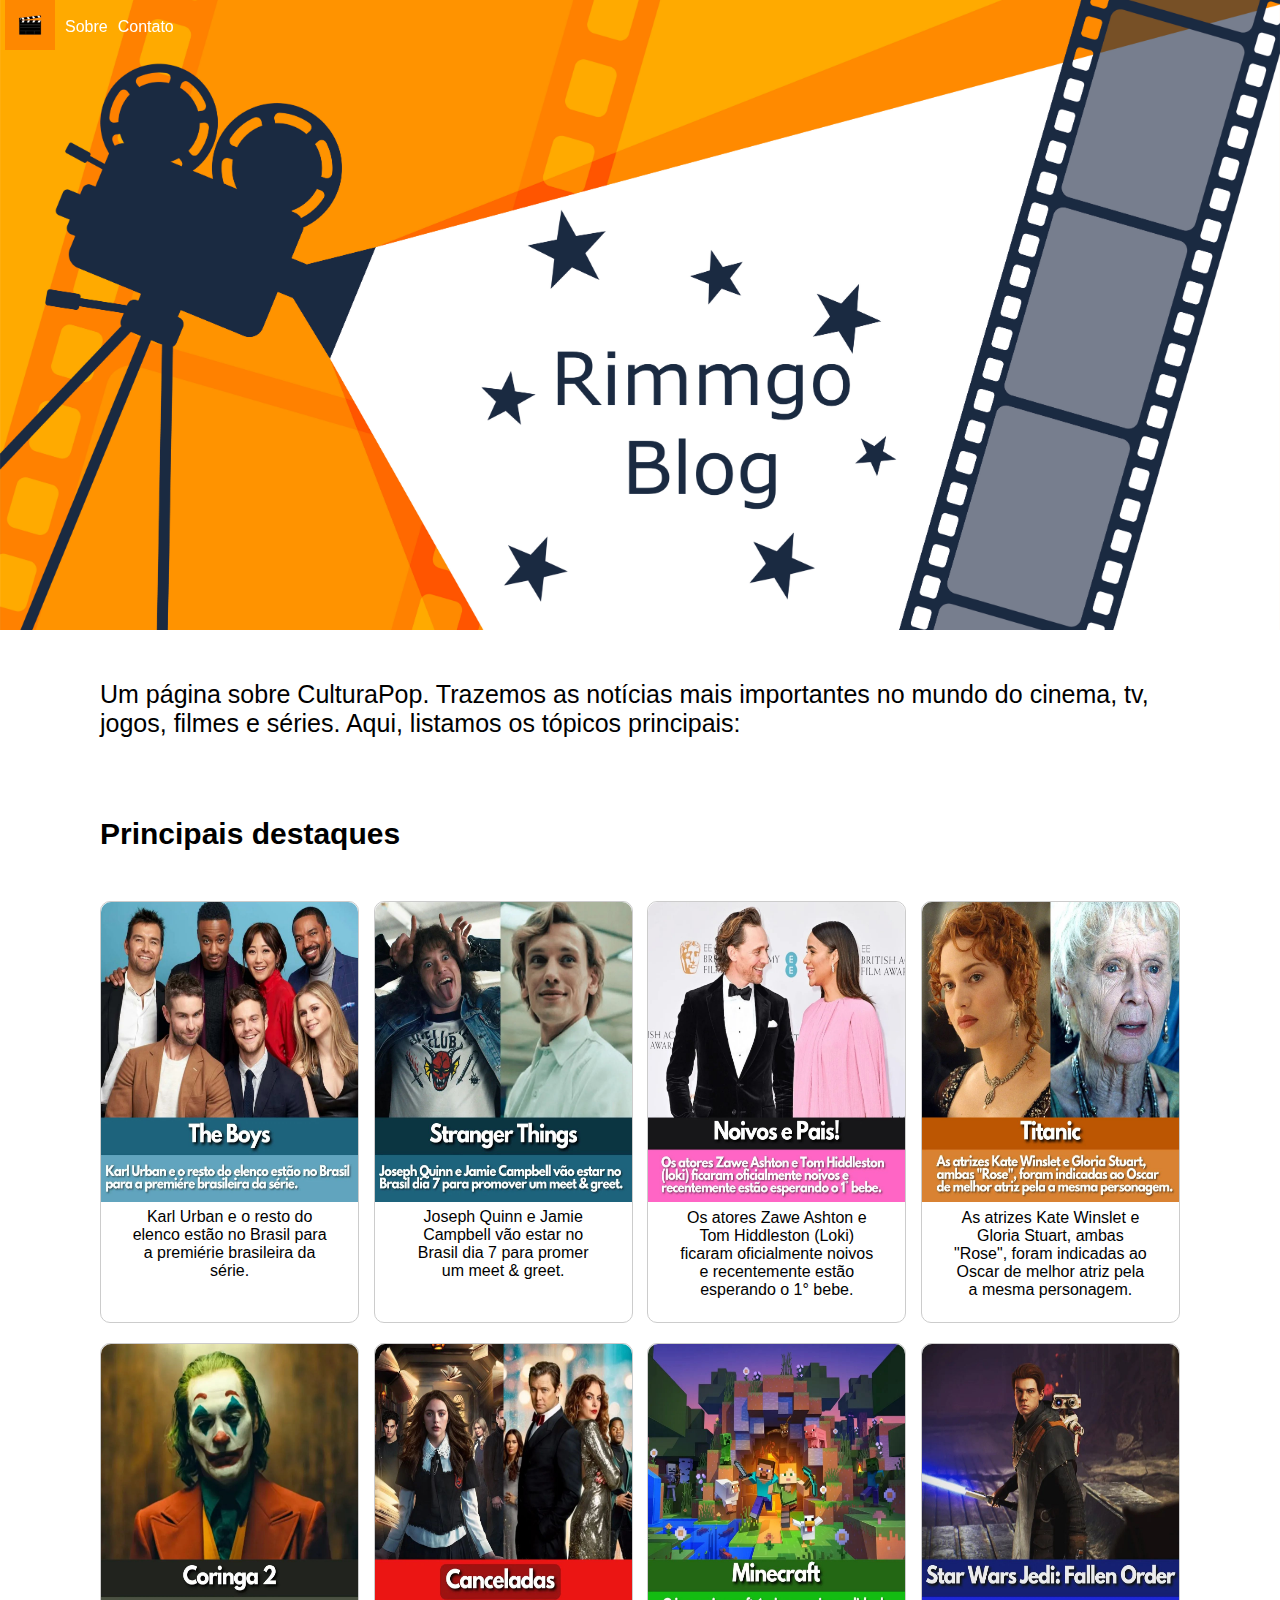
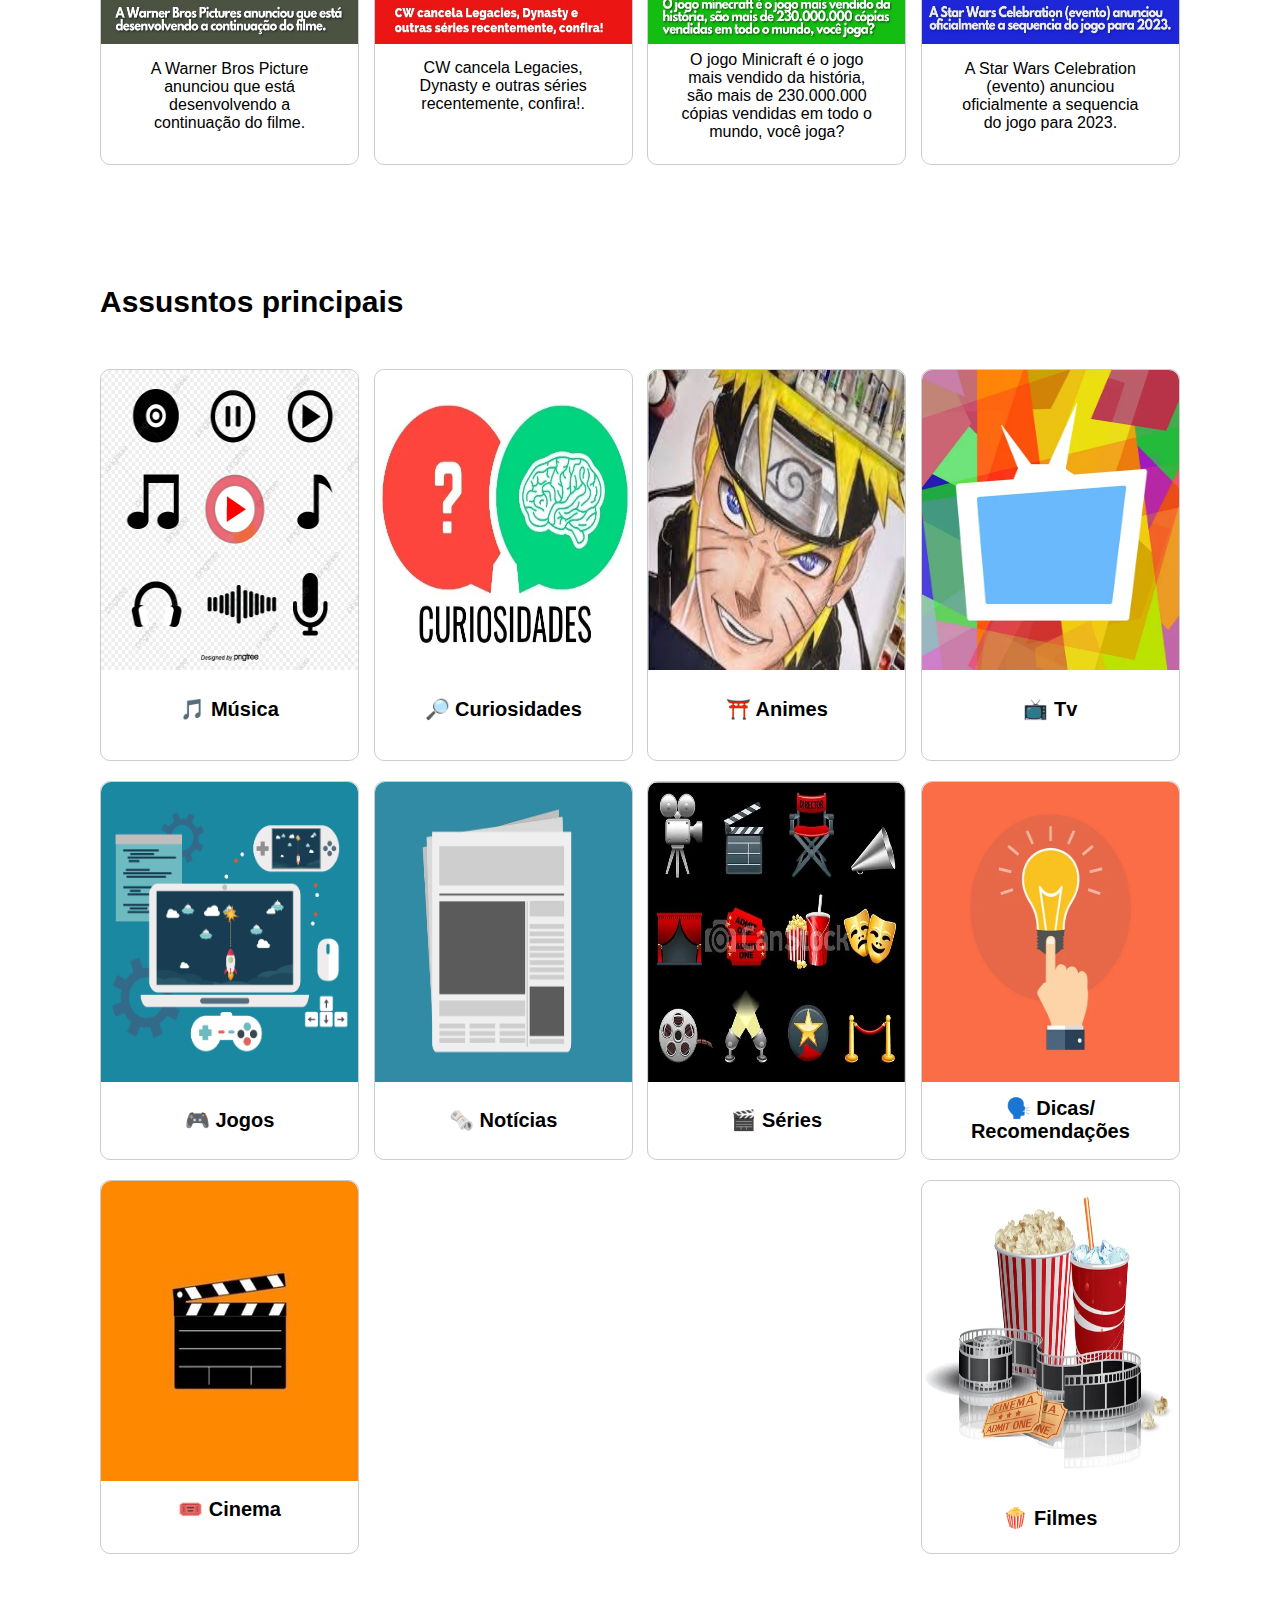
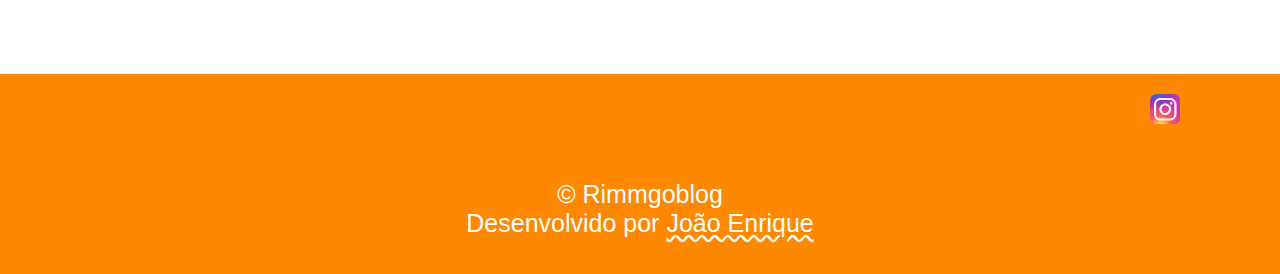
<file: index.html>
<!DOCTYPE html>
<html lang="en">
<head>
    <meta charset="UTF-8">
    <meta http-equiv="X-UA-Compatible" content="IE=edge">
    <meta name="viewport" content="width=device-width, initial-scale=1.0">
    <title>Rimmgo Blog</title>
    <link rel="shortcut icon" href="img/logo_transparente.png" type="image/x-icon">
    <link rel="stylesheet" href="css/style.css">
    <script src="https://code.jquery.com/jquery-3.3.1.slim.min.js" integrity="sha384-q8i/X+965DzO0rT7abK41JStQIAqVgRVzpbzo5smXKp4YfRvH+8abtTE1Pi6jizo" crossorigin="anonymous"></script>
</head>
<body>
    <header>
        <nav>
            <a class="link-item" href="index.html"><img class="img-logo-nav" src="img/logo.png" alt=""></a>
            <a class="link-item" href="sobre.html">Sobre</a>
            <a class="link-item" href="contato.html">Contato</a>
        </nav>
        <!-- <div class="container-header">
            <img src="img/logo.png" alt="" width="300px">
            <div class="text">
                <h1 style="font-size: 50px;">Rimmgo Blog</h1>
            <h1><a class="link-header" href="">@Andrei Luiz</a></h1>
            </div>
        </div> -->
    </header>

    <main>
        
        <p class="text-main">
            Um página sobre CulturaPop. Trazemos as notícias mais importantes no mundo do cinema, tv, jogos, filmes e séries. Aqui, listamos os tópicos principais:<br><br>
         <!--  
            🗣️ Dicas/Recomendações<br>
            🔎 Curiosidades<br>
            🗞️ Notícias<br>
            🎟️ Cinema<br>
            📺 Tv<br>
            🍿 Filmes<br>
            🎬 Séries<br>
            ⛩️ Animes<br>
            🎵 Música<br>
            🎮 Jogos<br>
            -->
        </p> 
        
        <h1>Principais destaques</h1>
        
        <div class="container">
            <div class="card">
                <div class="card-img">
                    <img class="img-card"  src="img/the_boys.png" alt="">
                </div>
                <div class="card-body">
                    <p>Karl Urban e o resto do elenco estão no Brasil para a premiérie brasileira da série.</p>
                </div>
            </div>
            <div class="card">
                <div class="card-img">
                    <img class="img-card" src="img/stranger_things.png" alt="">
                </div>
                <div class="card-body">
                    <p>Joseph Quinn e Jamie Campbell vão estar no Brasil dia 7 para promer um meet & greet.</p>
                </div>
            </div>
            <div class="card">
                <div class="card-img">
                    <img class="img-card" src="img/zawe_e_tom.png" alt="">
                </div>
                <div class="card-body">
                    <p class="text-noivos">Os atores Zawe Ashton e Tom Hiddleston (Loki) ficaram oficialmente noivos e recentemente estão esperando o 1° bebe.</p>
                </div>
            </div>
            <div class="card">
                <div class="card-img">
                    <img class="img-card" src="img/titanic.png" alt="">
                </div>
                <div class="card-body">
                    <p class="text-noivos">As atrizes Kate Winslet e Gloria Stuart, ambas "Rose", foram indicadas ao Oscar de melhor atriz pela a mesma personagem.</p>
                </div>
            </div>
            <div class="card">
                <div class="card-img">
                    <img class="img-card" src="img/coringa.png" alt="">
                </div>
                <div class="card-body">
                    <p class="text-longo">A Warner Bros Picture anunciou que está desenvolvendo a continuação do filme.</p>
                </div>
            </div>
            <div class="card">
                <div class="card-img">
                    <img class="img-card" src="img/cancelados.png" alt="">
                </div>
                <div class="card-body">
                    <p class="txt-cancelados">CW cancela Legacies, Dynasty e outras séries recentemente, confira!.</p>
                </div>
            </div>
            <div class="card">
                <div class="card-img">
                    <img class="img-card" src="img/minicraft.png" alt="">
                </div>
                <div class="card-body">
                    <p class="text-longo minicraft">O jogo Minicraft é o jogo mais vendido da história, são mais de 230.000.000 cópias vendidas em todo o mundo, você joga?</p>
                </div>
            </div>
            <div class="card">
                <div class="card-img">
                    <img class="img-card" src="img/star_wars.png" alt="">
                </div>
                <div class="card-body">
                    <p class="text-longo">A Star Wars Celebration (evento) anunciou oficialmente a sequencia do jogo para 2023.</p>
                </div>
            </div>
        </div>
        
                <h1>Assusntos principais</h1>
                <div class="container">
                    <div class="card">
                        <div class="card-img">
                            <img class="img-card"  src="img/musica.png" alt="">
                        </div>
                        <div class="card-body">
                            <br><h3>🎵 Música</h3><br>
                        </div>
                    </div>
                    <div class="card">
                        <div class="card-img">
                            <img class="img-card"  src="img/curiosidade.png" alt="">
                        </div>
                        <div class="card-body">
                            <h3>🔎 Curiosidades</h3>
                        </div>
                    </div>
                    <div class="card">
                        <div class="card-img">
                            <img class="img-card"  src="img/anime.png" alt="">
                        </div>
                        <div class="card-body">
                            <h3>⛩️ Animes</h3>
                        </div>
                    </div>
                    <div class="card">
                        <div class="card-img">
                            <img class="img-card"  src="img/tv.png" alt="">
                        </div>
                        <div class="card-body">
                            <h3>📺 Tv</h3>
                        </div>
                    </div>
                    <div class="card">
                        <div class="card-img">
                            <img class="img-card"  src="img/jogos.png" alt="">
                        </div>
                        <div class="card-body">
                            <h3>🎮 Jogos</h3>
                        </div>
                    </div>
                    <div class="card">
                        <div class="card-img">
                            <img class="img-card"  src="img/noticia.png" alt="">
                        </div>
                        <div class="card-body">
                            <h3>🗞️ Notícias</h3>
                        </div>
                    </div>
                    <div class="card">
                        <div class="card-img">
                            <img class="img-card"  src="img/series.png" alt="">
                        </div>
                        <div class="card-body">
                            <h3>🎬 Séries</h3>
                        </div>
                    </div>
                    <div class="card">
                        <div class="card-img">
                            <img class="img-card"  src="img/dicas.png" alt="">
                        </div>
                        <div class="card-body">
                            <h3>🗣️ Dicas/ Recomendações</h3>
                        </div>
                    </div>
                    <div class="card">
                        <div class="card-img">
                            <img class="img-card"  src="img/logo.png" alt="">
                        </div>
                        <div class="card-body">
                            <h3>🎟️ Cinema</h3><BR>
                        </div>
                    </div>
                    <div class="card">
                        <div class="card-img">
                            <img class="img-card"  src="img/filmes.png" alt="">
                        </div>
                        <div class="card-body">
                            <h3>🍿 Filmes</h3>
                        </div>
                    </div>
                </div>
    </main>

    <footer>
        <div class="div-logo-footer">
            <a target="_blank" href="https://www.instagram.com/rimmgoblog/">
                <svg class="logo-instagram" viewBox="0 0 128 128">
                    <defs><linearGradient id="b"><stop offset="0" stop-color="#3771c8"/><stop offset="1" stop-color="#60f" stop-opacity="0"/></linearGradient><linearGradient id="a"><stop offset="0" stop-color="#fd5"/><stop offset=".1" stop-color="#fd5"/><stop offset=".5" stop-color="#f55"/><stop offset="1" stop-color="#c837ab"/></linearGradient><radialGradient cx="158.429" cy="583.076" r="65" fx="158.429" fy="583.076" id="c" xlink:href="#a" gradientUnits="userSpaceOnUse" gradientTransform="matrix(0 -1.53846 1.53846 0 -852.112 836.813)"/><radialGradient cx="149.929" cy="453.076" r="65" fx="149.929" fy="453.076" id="d" xlink:href="#b" gradientUnits="userSpaceOnUse" gradientTransform="matrix(0 1 -1.38462 0 657.265 303.148)"/></defs><g transform="translate(.07 -453.076)"><rect width="130" height="130" ry="30" x="-.071" y="453.076" fill="url(#c)"/><rect width="130" height="130" ry="30" x="-.071" y="453.076" fill="url(#d)"/><path d="M44.93 470.076c-15.513 0-28 12.488-28 28v40c0 15.512 12.487 28 28 28h40c15.51 0 28-12.488 28-28v-40c0-15.512-12.49-28-28-28h-40zm-1 9h42c9.97 0 18 8.028 18 18v42c0 9.972-8.03 18-18 18h-42c-9.973 0-18-8.028-18-18v-42c0-9.972 8.027-18 18-18zm46.5 8c-3.04 0-5.5 2.463-5.5 5.5 0 3.038 2.46 5.5 5.5 5.5 3.036 0 5.5-2.462 5.5-5.5 0-3.037-2.464-5.5-5.5-5.5zm-25.5 6c-13.81 0-25 11.193-25 25 0 13.808 11.19 25 25 25 13.806 0 25-11.192 25-25 0-13.807-11.194-25-25-25zm0 9c8.835 0 16 7.164 16 16 0 8.837-7.165 16-16 16-8.838 0-16-7.163-16-16 0-8.836 7.162-16 16-16z" fill="#fff"/></g>
                </svg>
            </a>
        </div>
        <div class="div-text-footer">
            <p>&copy; Rimmgoblog</p>
            <p>Desenvolvido por <a href="https://github.com/JoaoEnrique" target="_blank" class="link-footer">João Enrique</a></p>
        </div>
    </footer>
    <script src="js/main.js"></script>
</body>
</html>
</file>
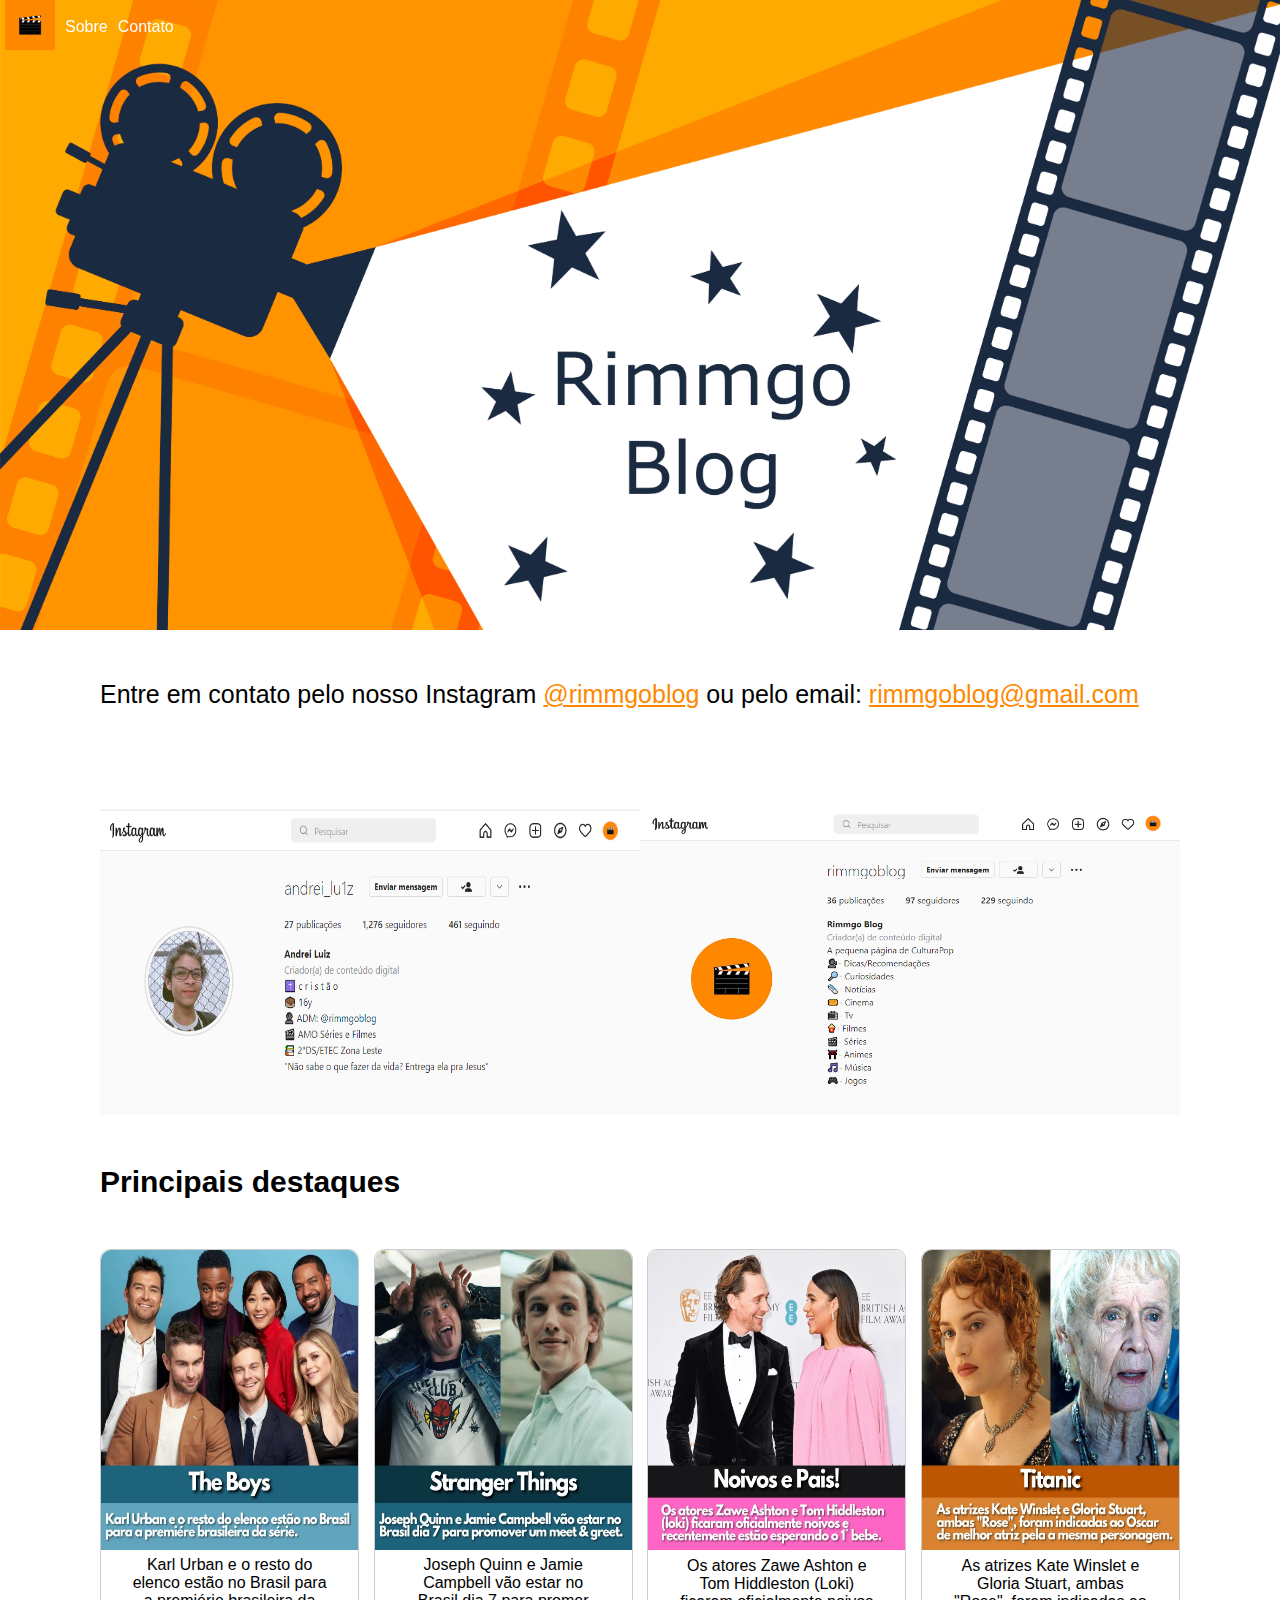
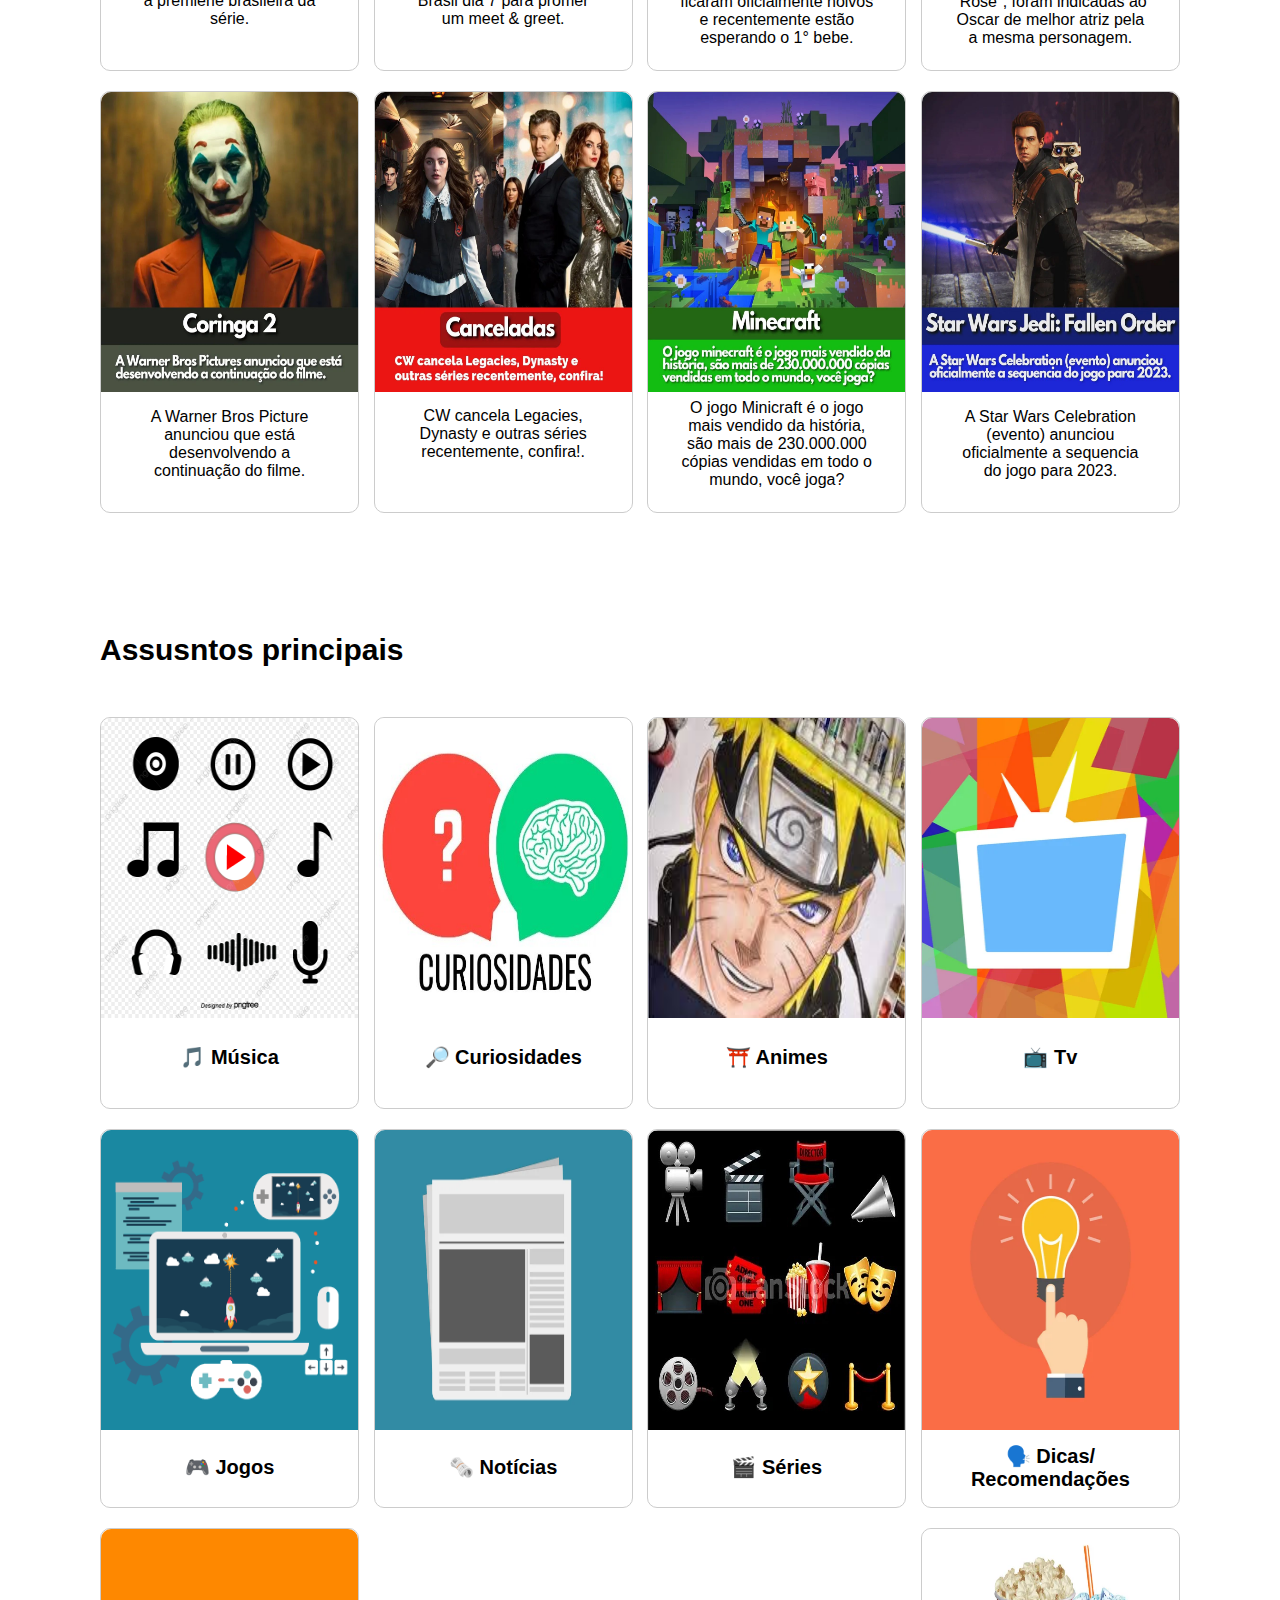
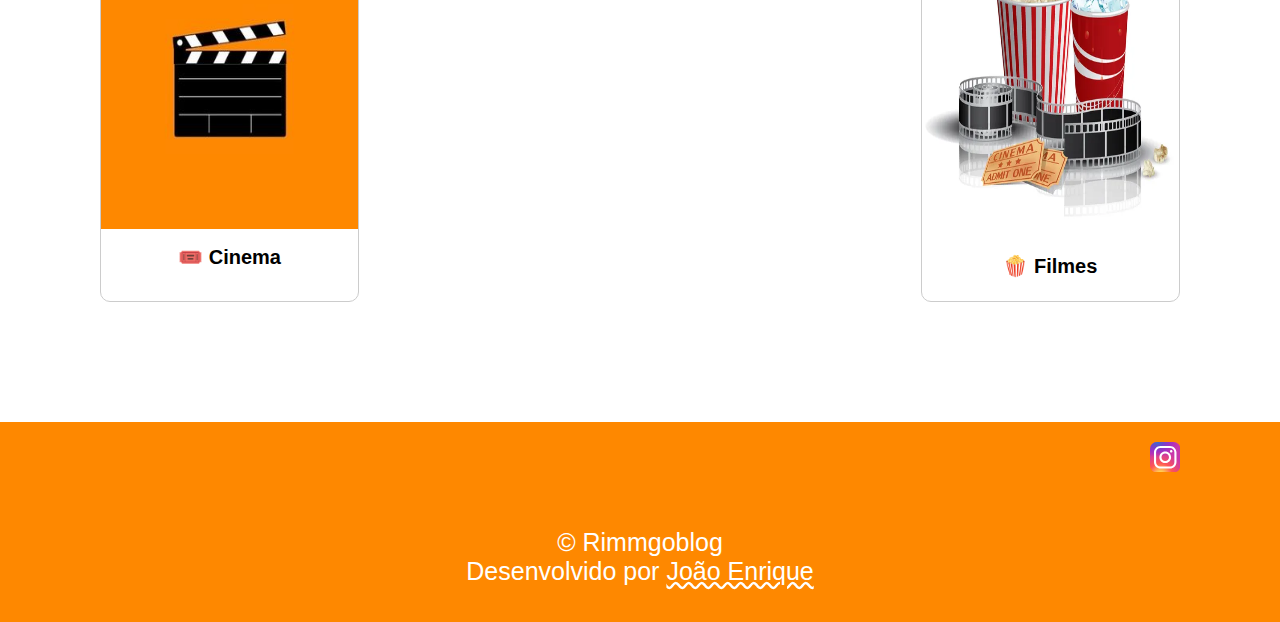
<file: contato.html>
<!DOCTYPE html>
<html lang="en">
<head>
    <meta charset="UTF-8">
    <meta http-equiv="X-UA-Compatible" content="IE=edge">
    <meta name="viewport" content="width=device-width, initial-scale=1.0">
    <title>Rimmgo Blog</title>
    <link rel="shortcut icon" href="img/logo_transparente.png" type="image/x-icon">
    <link rel="stylesheet" href="css/style.css">
    <script src="https://code.jquery.com/jquery-3.3.1.slim.min.js" integrity="sha384-q8i/X+965DzO0rT7abK41JStQIAqVgRVzpbzo5smXKp4YfRvH+8abtTE1Pi6jizo" crossorigin="anonymous"></script>
</head>
<body>
    <header>
        <nav>
            <a class="link-item" href="index.html"><img class="img-logo-nav" src="img/logo.png" alt=""></a>
            <a class="link-item" href="sobre.html">Sobre</a>
            <a class="link-item" href="contato.html">Contato</a>
        </nav>
        <!-- <div class="container-header">
            <img src="img/logo.png" alt="" width="300px">
            <div class="text">
                <h1 style="font-size: 50px;">Rimmgo Blog</h1>
            <h1><a class="link-header" href="">@Andrei Luiz</a></h1>
            </div>
        </div> -->
    </header>

    <main>
        
        <p class="text-main" style="margin: 50px 0 100px 0;">
            Entre em contato pelo nosso Instagram <a href="https://www.instagram.com/rimmgoblog/" class="link">@rimmgoblog</a> ou pelo email: <a href="" class="link">rimmgoblog@gmail.com</a>
         <!--  
            🗣️ Dicas/Recomendações<br>
            🔎 Curiosidades<br>
            🗞️ Notícias<br>
            🎟️ Cinema<br>
            📺 Tv<br>
            🍿 Filmes<br>
            🎬 Séries<br>
            ⛩️ Animes<br>
            🎵 Música<br>
            🎮 Jogos<br>
            -->
        </p> 

        <div class="conta-insta">
            <img src="img/instagram_andrei.png" alt="" class="img-insta">
            <img src="img/instagram_page.png" alt="" class="img-insta">
       </div>
        
        <h1>Principais destaques</h1>
        
        <div class="container">
            <div class="card">
                <div class="card-img">
                    <img class="img-card"  src="img/the_boys.png" alt="">
                </div>
                <div class="card-body">
                    <p>Karl Urban e o resto do elenco estão no Brasil para a premiérie brasileira da série.</p>
                </div>
            </div>
            <div class="card">
                <div class="card-img">
                    <img class="img-card" src="img/stranger_things.png" alt="">
                </div>
                <div class="card-body">
                    <p>Joseph Quinn e Jamie Campbell vão estar no Brasil dia 7 para promer um meet & greet.</p>
                </div>
            </div>
            <div class="card">
                <div class="card-img">
                    <img class="img-card" src="img/zawe_e_tom.png" alt="">
                </div>
                <div class="card-body">
                    <p class="text-noivos">Os atores Zawe Ashton e Tom Hiddleston (Loki) ficaram oficialmente noivos e recentemente estão esperando o 1° bebe.</p>
                </div>
            </div>
            <div class="card">
                <div class="card-img">
                    <img class="img-card" src="img/titanic.png" alt="">
                </div>
                <div class="card-body">
                    <p class="text-noivos">As atrizes Kate Winslet e Gloria Stuart, ambas "Rose", foram indicadas ao Oscar de melhor atriz pela a mesma personagem.</p>
                </div>
            </div>
            <div class="card">
                <div class="card-img">
                    <img class="img-card" src="img/coringa.png" alt="">
                </div>
                <div class="card-body">
                    <p class="text-longo">A Warner Bros Picture anunciou que está desenvolvendo a continuação do filme.</p>
                </div>
            </div>
            <div class="card">
                <div class="card-img">
                    <img class="img-card" src="img/cancelados.png" alt="">
                </div>
                <div class="card-body">
                    <p class="txt-cancelados">CW cancela Legacies, Dynasty e outras séries recentemente, confira!.</p>
                </div>
            </div>
            <div class="card">
                <div class="card-img">
                    <img class="img-card" src="img/minicraft.png" alt="">
                </div>
                <div class="card-body">
                    <p class="text-longo minicraft">O jogo Minicraft é o jogo mais vendido da história, são mais de 230.000.000 cópias vendidas em todo o mundo, você joga?</p>
                </div>
            </div>
            <div class="card">
                <div class="card-img">
                    <img class="img-card" src="img/star_wars.png" alt="">
                </div>
                <div class="card-body">
                    <p class="text-longo">A Star Wars Celebration (evento) anunciou oficialmente a sequencia do jogo para 2023.</p>
                </div>
            </div>
        </div>
        
                <h1>Assusntos principais</h1>
                <div class="container">
                    <div class="card">
                        <div class="card-img">
                            <img class="img-card"  src="img/musica.png" alt="">
                        </div>
                        <div class="card-body">
                            <br><h3>🎵 Música</h3><br>
                        </div>
                    </div>
                    <div class="card">
                        <div class="card-img">
                            <img class="img-card"  src="img/curiosidade.png" alt="">
                        </div>
                        <div class="card-body">
                            <h3>🔎 Curiosidades</h3>
                        </div>
                    </div>
                    <div class="card">
                        <div class="card-img">
                            <img class="img-card"  src="img/anime.png" alt="">
                        </div>
                        <div class="card-body">
                            <h3>⛩️ Animes</h3>
                        </div>
                    </div>
                    <div class="card">
                        <div class="card-img">
                            <img class="img-card"  src="img/tv.png" alt="">
                        </div>
                        <div class="card-body">
                            <h3>📺 Tv</h3>
                        </div>
                    </div>
                    <div class="card">
                        <div class="card-img">
                            <img class="img-card"  src="img/jogos.png" alt="">
                        </div>
                        <div class="card-body">
                            <h3>🎮 Jogos</h3>
                        </div>
                    </div>
                    <div class="card">
                        <div class="card-img">
                            <img class="img-card"  src="img/noticia.png" alt="">
                        </div>
                        <div class="card-body">
                            <h3>🗞️ Notícias</h3>
                        </div>
                    </div>
                    <div class="card">
                        <div class="card-img">
                            <img class="img-card"  src="img/series.png" alt="">
                        </div>
                        <div class="card-body">
                            <h3>🎬 Séries</h3>
                        </div>
                    </div>
                    <div class="card">
                        <div class="card-img">
                            <img class="img-card"  src="img/dicas.png" alt="">
                        </div>
                        <div class="card-body">
                            <h3>🗣️ Dicas/ Recomendações</h3>
                        </div>
                    </div>
                    <div class="card">
                        <div class="card-img">
                            <img class="img-card"  src="img/logo.png" alt="">
                        </div>
                        <div class="card-body">
                            <h3>🎟️ Cinema</h3><BR>
                        </div>
                    </div>
                    <div class="card">
                        <div class="card-img">
                            <img class="img-card"  src="img/filmes.png" alt="">
                        </div>
                        <div class="card-body">
                            <h3>🍿 Filmes</h3>
                        </div>
                    </div>
                </div>
    </main>

    <footer>
        <div class="div-logo-footer">
            <a target="_blank" href="https://www.instagram.com/rimmgoblog/">
                <svg class="logo-instagram" viewBox="0 0 128 128">
                    <defs><linearGradient id="b"><stop offset="0" stop-color="#3771c8"/><stop offset="1" stop-color="#60f" stop-opacity="0"/></linearGradient><linearGradient id="a"><stop offset="0" stop-color="#fd5"/><stop offset=".1" stop-color="#fd5"/><stop offset=".5" stop-color="#f55"/><stop offset="1" stop-color="#c837ab"/></linearGradient><radialGradient cx="158.429" cy="583.076" r="65" fx="158.429" fy="583.076" id="c" xlink:href="#a" gradientUnits="userSpaceOnUse" gradientTransform="matrix(0 -1.53846 1.53846 0 -852.112 836.813)"/><radialGradient cx="149.929" cy="453.076" r="65" fx="149.929" fy="453.076" id="d" xlink:href="#b" gradientUnits="userSpaceOnUse" gradientTransform="matrix(0 1 -1.38462 0 657.265 303.148)"/></defs><g transform="translate(.07 -453.076)"><rect width="130" height="130" ry="30" x="-.071" y="453.076" fill="url(#c)"/><rect width="130" height="130" ry="30" x="-.071" y="453.076" fill="url(#d)"/><path d="M44.93 470.076c-15.513 0-28 12.488-28 28v40c0 15.512 12.487 28 28 28h40c15.51 0 28-12.488 28-28v-40c0-15.512-12.49-28-28-28h-40zm-1 9h42c9.97 0 18 8.028 18 18v42c0 9.972-8.03 18-18 18h-42c-9.973 0-18-8.028-18-18v-42c0-9.972 8.027-18 18-18zm46.5 8c-3.04 0-5.5 2.463-5.5 5.5 0 3.038 2.46 5.5 5.5 5.5 3.036 0 5.5-2.462 5.5-5.5 0-3.037-2.464-5.5-5.5-5.5zm-25.5 6c-13.81 0-25 11.193-25 25 0 13.808 11.19 25 25 25 13.806 0 25-11.192 25-25 0-13.807-11.194-25-25-25zm0 9c8.835 0 16 7.164 16 16 0 8.837-7.165 16-16 16-8.838 0-16-7.163-16-16 0-8.836 7.162-16 16-16z" fill="#fff"/></g>
                </svg>
            </a>
        </div>
        <div class="div-text-footer">
            <p>&copy; Rimmgoblog</p>
            <p>Desenvolvido por <a href="https://github.com/JoaoEnrique" target="_blank" class="link-footer">João Enrique</a></p>
        </div>
    </footer>
    <script src="js/main.js"></script>
</body>
</html>
</file>
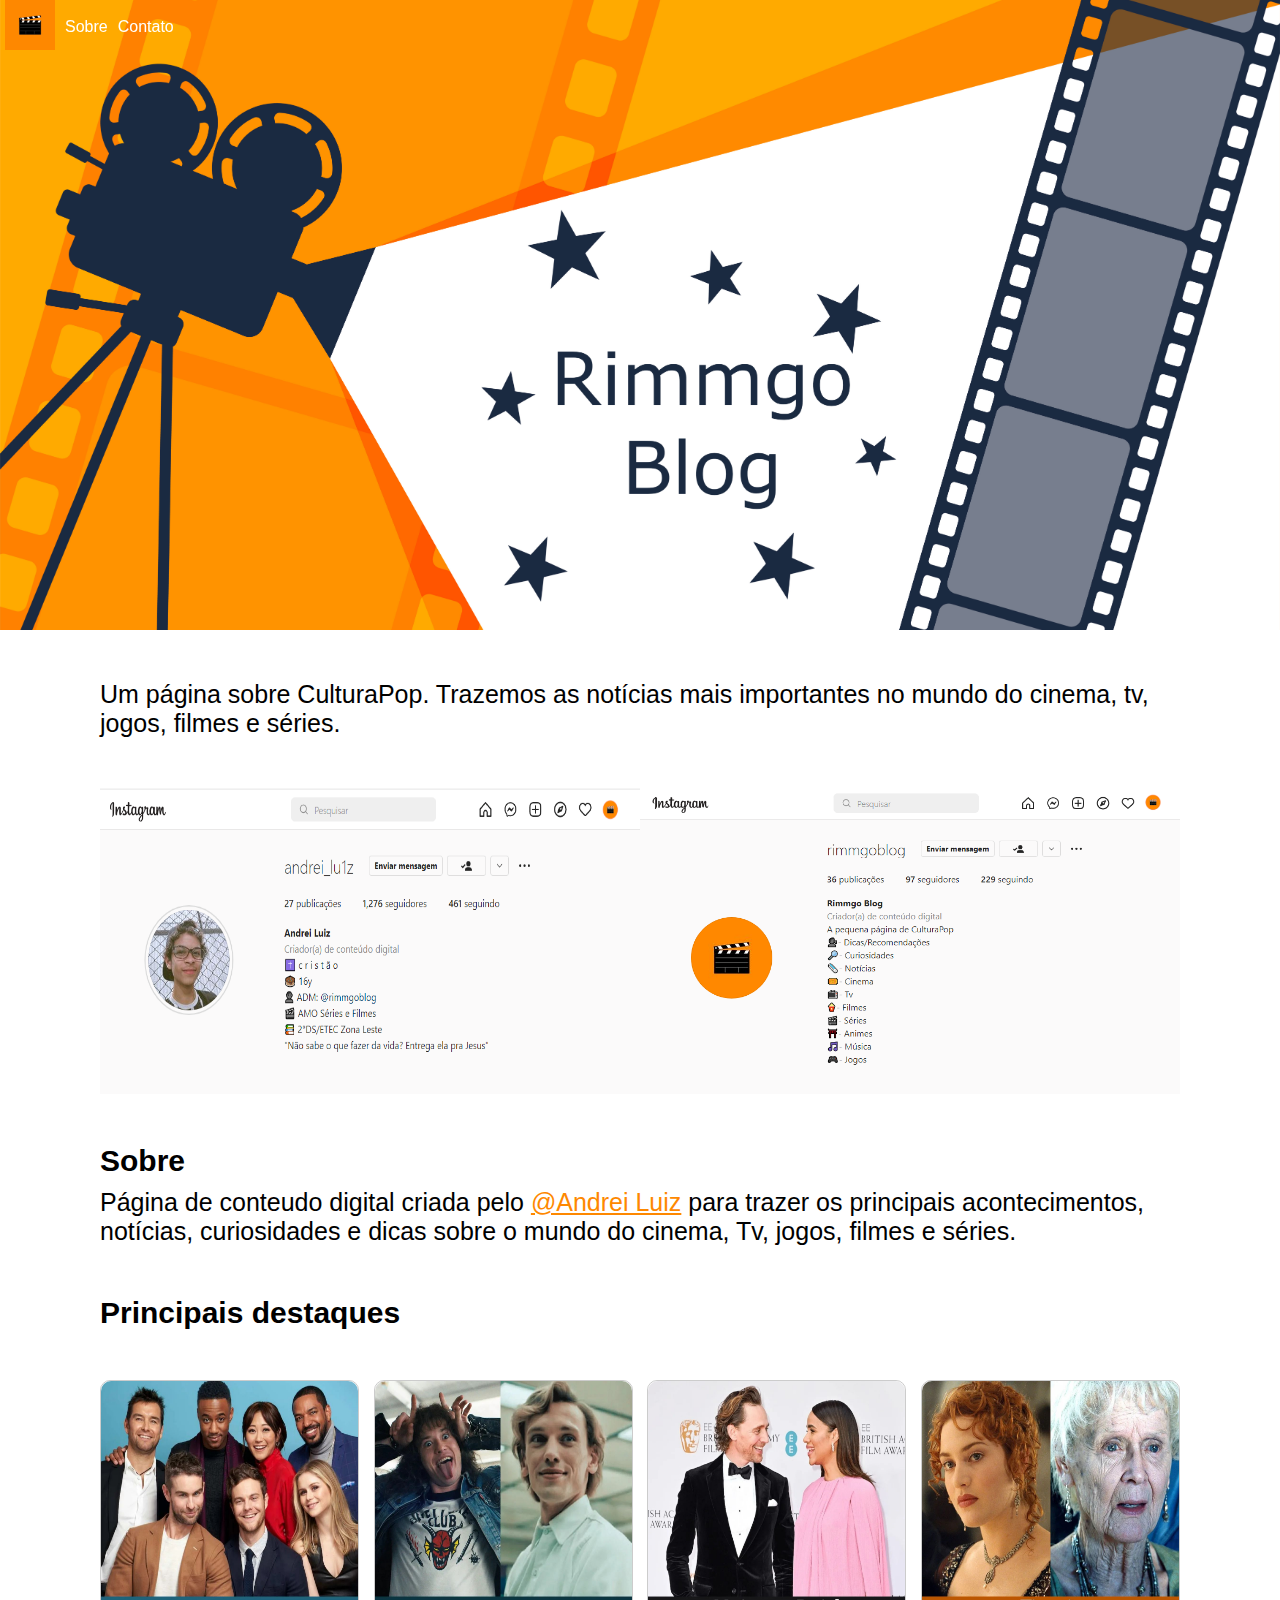
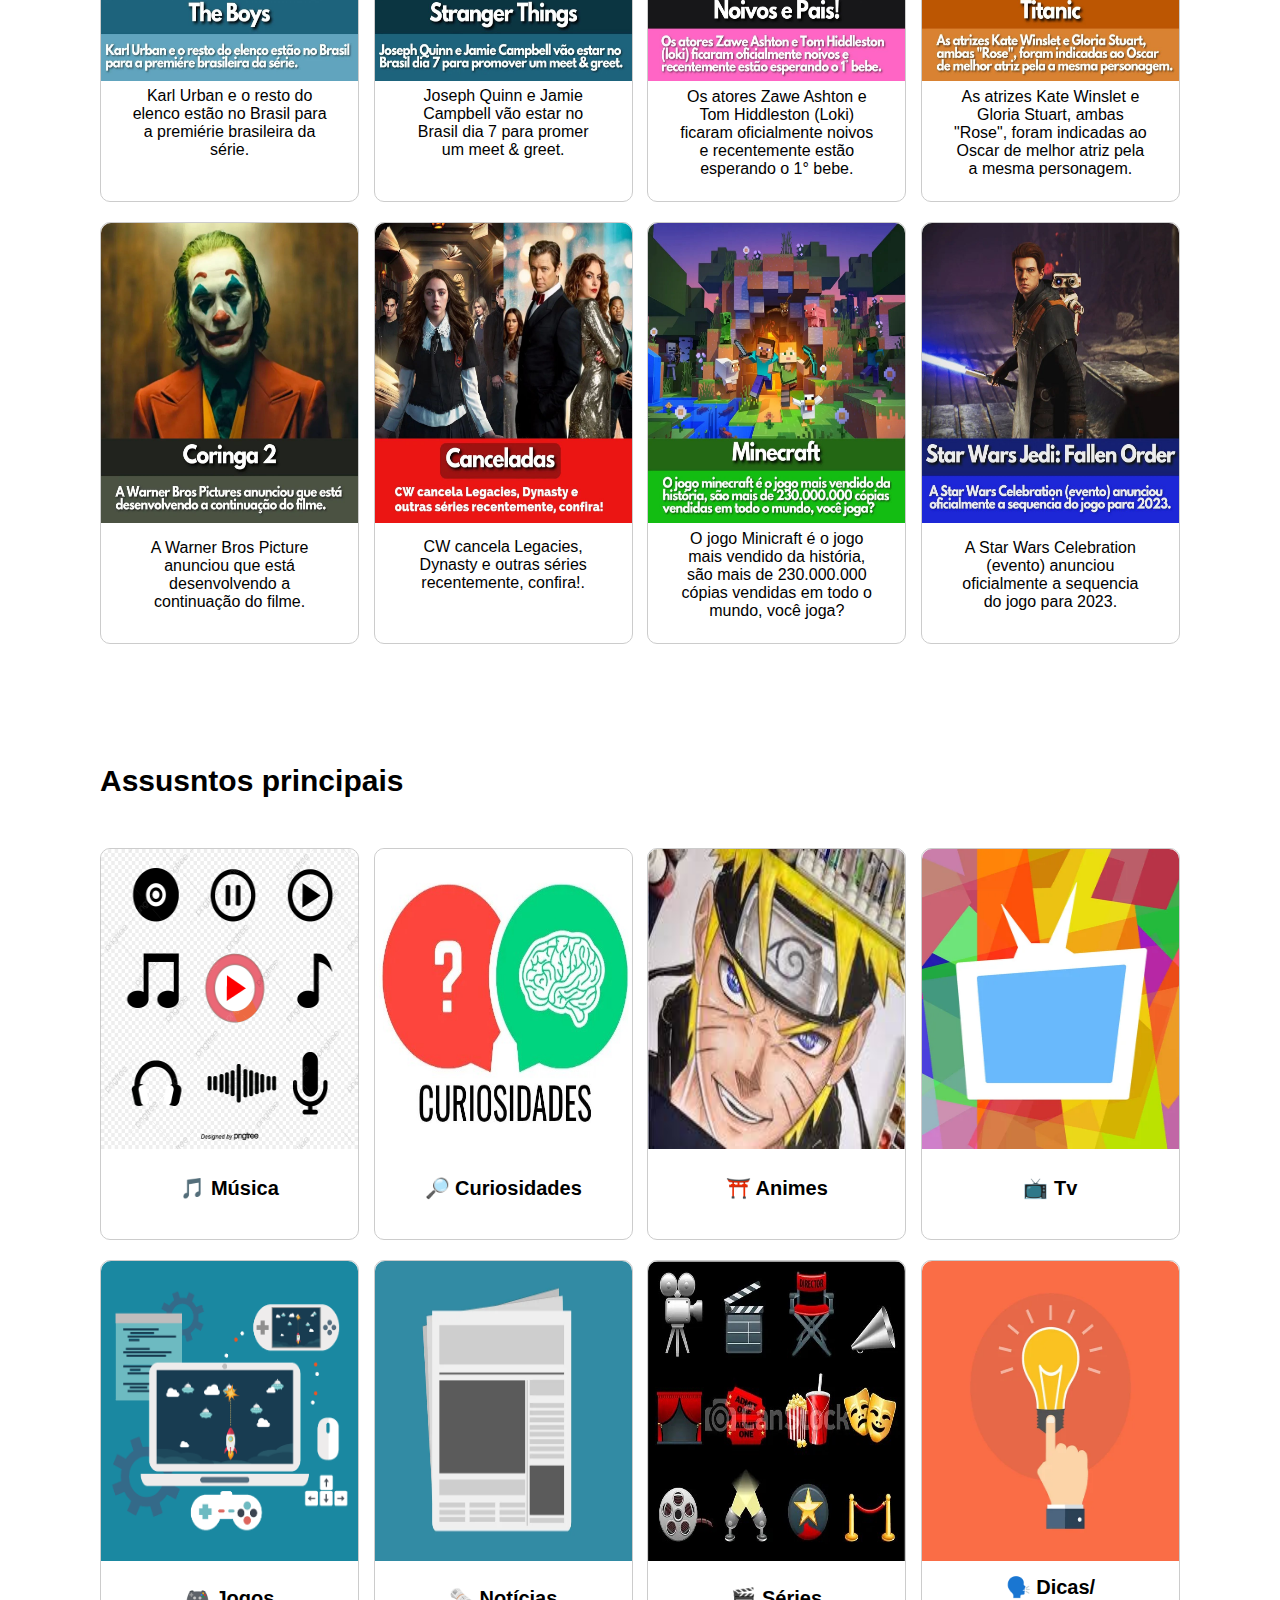
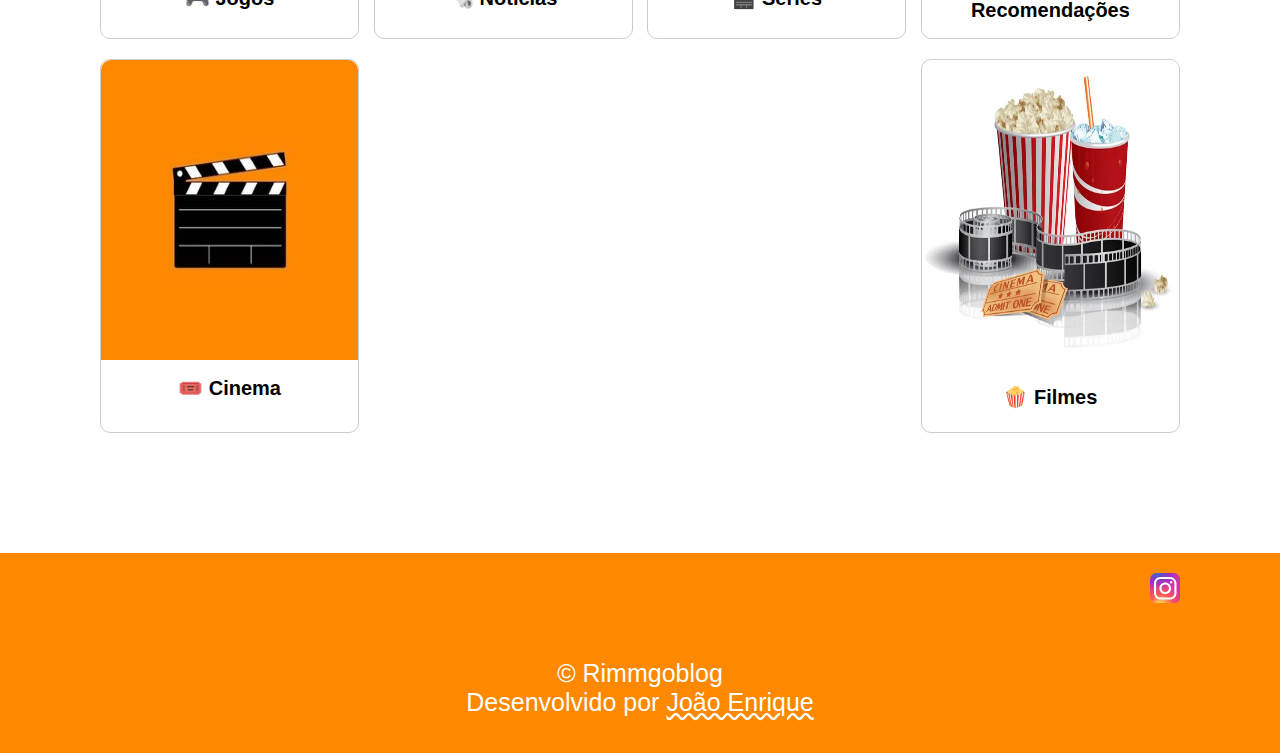
<file: sobre.html>
<!DOCTYPE html>
<html lang="en">
<head>
    <meta charset="UTF-8">
    <meta http-equiv="X-UA-Compatible" content="IE=edge">
    <meta name="viewport" content="width=device-width, initial-scale=1.0">
    <title>Rimmgo Blog</title>
    <link rel="shortcut icon" href="img/logo_transparente.png" type="image/x-icon">
    <link rel="stylesheet" href="css/style.css">
    <script src="https://code.jquery.com/jquery-3.3.1.slim.min.js" integrity="sha384-q8i/X+965DzO0rT7abK41JStQIAqVgRVzpbzo5smXKp4YfRvH+8abtTE1Pi6jizo" crossorigin="anonymous"></script>
</head>
<body>
    <header>
        <nav>
            <a class="link-item" href="index.html"><img class="img-logo-nav" src="img/logo.png" alt=""></a>
            <a class="link-item" href="sobre.html">Sobre</a>
            <a class="link-item" href="contato.html">Contato</a>
        </nav>
        <!-- <div class="container-header">
            <img src="img/logo.png" alt="" width="300px">
            <div class="text">
                <h1 style="font-size: 50px;">Rimmgo Blog</h1>
            <h1><a class="link-header" href="">@Andrei Luiz</a></h1>
            </div>
        </div> -->
    </header>

    <main>
        
        <p class="text-main">
            Um página sobre CulturaPop. Trazemos as notícias mais importantes no mundo do cinema, tv, jogos, filmes e séries.<br>
         <!--  
            🗣️ Dicas/Recomendações<br>
            🔎 Curiosidades<br>
            🗞️ Notícias<br>
            🎟️ Cinema<br>
            📺 Tv<br>
            🍿 Filmes<br>
            🎬 Séries<br>
            ⛩️ Animes<br>
            🎵 Música<br>
            🎮 Jogos<br>
            -->
        </p> 

       <div class="conta-insta">
            <img src="img/instagram_andrei.png" alt="" class="img-insta">
        <img src="img/instagram_page.png" alt="" class="img-insta">
       </div>

        <h1 class="titulo-sobre">Sobre</h1>

        <p class="text-main">
            Página de conteudo digital criada pelo <a target="_blank" href="https://www.instagram.com/andrei_lu1z/" class="link">@Andrei Luiz</a> para trazer os principais acontecimentos, notícias, curiosidades e dicas sobre o mundo do cinema, Tv, jogos, filmes e séries. 
        </p>
        
        <h1>Principais destaques</h1>
        
        <div class="container">
            <div class="card">
                <div class="card-img">
                    <img class="img-card"  src="img/the_boys.png" alt="">
                </div>
                <div class="card-body">
                    <p>Karl Urban e o resto do elenco estão no Brasil para a premiérie brasileira da série.</p>
                </div>
            </div>
            <div class="card">
                <div class="card-img">
                    <img class="img-card" src="img/stranger_things.png" alt="">
                </div>
                <div class="card-body">
                    <p>Joseph Quinn e Jamie Campbell vão estar no Brasil dia 7 para promer um meet & greet.</p>
                </div>
            </div>
            <div class="card">
                <div class="card-img">
                    <img class="img-card" src="img/zawe_e_tom.png" alt="">
                </div>
                <div class="card-body">
                    <p class="text-noivos">Os atores Zawe Ashton e Tom Hiddleston (Loki) ficaram oficialmente noivos e recentemente estão esperando o 1° bebe.</p>
                </div>
            </div>
            <div class="card">
                <div class="card-img">
                    <img class="img-card" src="img/titanic.png" alt="">
                </div>
                <div class="card-body">
                    <p class="text-noivos">As atrizes Kate Winslet e Gloria Stuart, ambas "Rose", foram indicadas ao Oscar de melhor atriz pela a mesma personagem.</p>
                </div>
            </div>
            <div class="card">
                <div class="card-img">
                    <img class="img-card" src="img/coringa.png" alt="">
                </div>
                <div class="card-body">
                    <p class="text-longo">A Warner Bros Picture anunciou que está desenvolvendo a continuação do filme.</p>
                </div>
            </div>
            <div class="card">
                <div class="card-img">
                    <img class="img-card" src="img/cancelados.png" alt="">
                </div>
                <div class="card-body">
                    <p class="txt-cancelados">CW cancela Legacies, Dynasty e outras séries recentemente, confira!.</p>
                </div>
            </div>
            <div class="card">
                <div class="card-img">
                    <img class="img-card" src="img/minicraft.png" alt="">
                </div>
                <div class="card-body">
                    <p class="text-longo minicraft">O jogo Minicraft é o jogo mais vendido da história, são mais de 230.000.000 cópias vendidas em todo o mundo, você joga?</p>
                </div>
            </div>
            <div class="card">
                <div class="card-img">
                    <img class="img-card" src="img/star_wars.png" alt="">
                </div>
                <div class="card-body">
                    <p class="text-longo">A Star Wars Celebration (evento) anunciou oficialmente a sequencia do jogo para 2023.</p>
                </div>
            </div>
        </div>
        
                <h1>Assusntos principais</h1>
                <div class="container">
                    <div class="card">
                        <div class="card-img">
                            <img class="img-card"  src="img/musica.png" alt="">
                        </div>
                        <div class="card-body">
                            <br><h3>🎵 Música</h3><br>
                        </div>
                    </div>
                    <div class="card">
                        <div class="card-img">
                            <img class="img-card"  src="img/curiosidade.png" alt="">
                        </div>
                        <div class="card-body">
                            <h3>🔎 Curiosidades</h3>
                        </div>
                    </div>
                    <div class="card">
                        <div class="card-img">
                            <img class="img-card"  src="img/anime.png" alt="">
                        </div>
                        <div class="card-body">
                            <h3>⛩️ Animes</h3>
                        </div>
                    </div>
                    <div class="card">
                        <div class="card-img">
                            <img class="img-card"  src="img/tv.png" alt="">
                        </div>
                        <div class="card-body">
                            <h3>📺 Tv</h3>
                        </div>
                    </div>
                    <div class="card">
                        <div class="card-img">
                            <img class="img-card"  src="img/jogos.png" alt="">
                        </div>
                        <div class="card-body">
                            <h3>🎮 Jogos</h3>
                        </div>
                    </div>
                    <div class="card">
                        <div class="card-img">
                            <img class="img-card"  src="img/noticia.png" alt="">
                        </div>
                        <div class="card-body">
                            <h3>🗞️ Notícias</h3>
                        </div>
                    </div>
                    <div class="card">
                        <div class="card-img">
                            <img class="img-card"  src="img/series.png" alt="">
                        </div>
                        <div class="card-body">
                            <h3>🎬 Séries</h3>
                        </div>
                    </div>
                    <div class="card">
                        <div class="card-img">
                            <img class="img-card"  src="img/dicas.png" alt="">
                        </div>
                        <div class="card-body">
                            <h3>🗣️ Dicas/ Recomendações</h3>
                        </div>
                    </div>
                    <div class="card">
                        <div class="card-img">
                            <img class="img-card"  src="img/logo.png" alt="">
                        </div>
                        <div class="card-body">
                            <h3>🎟️ Cinema</h3><BR>
                        </div>
                    </div>
                    <div class="card">
                        <div class="card-img">
                            <img class="img-card"  src="img/filmes.png" alt="">
                        </div>
                        <div class="card-body">
                            <h3>🍿 Filmes</h3>
                        </div>
                    </div>
                </div>
    </main>

    <footer>
        <div class="div-logo-footer">
            <a target="_blank" href="https://www.instagram.com/rimmgoblog/">
                <svg class="logo-instagram" viewBox="0 0 128 128">
                    <defs><linearGradient id="b"><stop offset="0" stop-color="#3771c8"/><stop offset="1" stop-color="#60f" stop-opacity="0"/></linearGradient><linearGradient id="a"><stop offset="0" stop-color="#fd5"/><stop offset=".1" stop-color="#fd5"/><stop offset=".5" stop-color="#f55"/><stop offset="1" stop-color="#c837ab"/></linearGradient><radialGradient cx="158.429" cy="583.076" r="65" fx="158.429" fy="583.076" id="c" xlink:href="#a" gradientUnits="userSpaceOnUse" gradientTransform="matrix(0 -1.53846 1.53846 0 -852.112 836.813)"/><radialGradient cx="149.929" cy="453.076" r="65" fx="149.929" fy="453.076" id="d" xlink:href="#b" gradientUnits="userSpaceOnUse" gradientTransform="matrix(0 1 -1.38462 0 657.265 303.148)"/></defs><g transform="translate(.07 -453.076)"><rect width="130" height="130" ry="30" x="-.071" y="453.076" fill="url(#c)"/><rect width="130" height="130" ry="30" x="-.071" y="453.076" fill="url(#d)"/><path d="M44.93 470.076c-15.513 0-28 12.488-28 28v40c0 15.512 12.487 28 28 28h40c15.51 0 28-12.488 28-28v-40c0-15.512-12.49-28-28-28h-40zm-1 9h42c9.97 0 18 8.028 18 18v42c0 9.972-8.03 18-18 18h-42c-9.973 0-18-8.028-18-18v-42c0-9.972 8.027-18 18-18zm46.5 8c-3.04 0-5.5 2.463-5.5 5.5 0 3.038 2.46 5.5 5.5 5.5 3.036 0 5.5-2.462 5.5-5.5 0-3.037-2.464-5.5-5.5-5.5zm-25.5 6c-13.81 0-25 11.193-25 25 0 13.808 11.19 25 25 25 13.806 0 25-11.192 25-25 0-13.807-11.194-25-25-25zm0 9c8.835 0 16 7.164 16 16 0 8.837-7.165 16-16 16-8.838 0-16-7.163-16-16 0-8.836 7.162-16 16-16z" fill="#fff"/></g>
                </svg>
            </a>
        </div>
        <div class="div-text-footer">
            <p>&copy; Rimmgoblog</p>
            <p>Desenvolvido por <a href="https://github.com/JoaoEnrique" target="_blank" class="link-footer">João Enrique</a></p>
        </div>
    </footer>
    <script src="js/main.js"></script>
</body>
</html>
</file>
<file: css/style.css>
:root{
    --laranja: #FE8800;
}

*{
    padding: 0;
    margin: 0;
    box-sizing: border-box;
    font-family: Arial;
}

header{
    width: 100%;
    min-height: 70vh;
    background: var(--laranja);
    background-image: url("../img/fundo (2).png");
    background-position:  50% 70%;
    background-size: cover;
    background-repeat: no-repeat;
}

.container-header{
    display: flex;
    flex-wrap: nowrap;
    align-items: center;
    width: 100%;
    justify-content: center;
}

nav{
    width: 100%;
    position: fixed;
    top: 0;
    transition: 0.5s;
    z-index: 999!important;
}
.nav-scroll{
    background: var(--laranja);
}

main{
    min-height: 100vh;
    padding: 0 100px;
}

footer{
    width: 100%;
    min-height: 200px;
    background: var(--laranja);
    display: flex;
    color: #fff;
    padding: 20px 100px 10px 100px;
    flex-direction: column;
    align-items: center;
    font-size: 25px;
}

.titulo-sobre{
    margin-bottom: -40px;
}

nav, .links-menu{
    display: flex;
    flex-direction: row;
    align-items: center;
    width: 100%;
}
.link-item{
    margin: 0 5px;
    list-style: none;
    color: #fff;
    text-decoration: none;
}

.link-header{
    color: #fff;
}

.img-logo-nav{
    height: 50px;
}
header h1{
    color: #fff;
    text-align: center;
    width: 100%;
}

.logo-instagram{
    height: 30px;
    transition: 0.5s;
}

.div-logo-footer{
    width: 100%;
    display: flex;
    justify-content: flex-end;
    cursor: pointer;
}
.logo-instagram:hover{
    transform: translateY(-10px);
}

.div-text-footer{
    min-height: 100%;
    text-align: center;
    margin-top: 50px;
}

.link-footer{
    color: #fff;
    text-decoration: underline wavy #fff;
}

.card{
    width: 24%;
    min-height: 300px;
    background: #fff;
    border-radius: 10px;
    border: 1px solid #ccc;
    margin-bottom: 20px;
    transition: 0.5s;
    cursor: pointer;
}

.card:hover{
    box-shadow: 0 0 10px #ccc;
    transform: scale(1.1);
}

.card-img{
    width: 100%;
    height: 300px;
    border-top-left-radius: 10px;
    border-top-right-radius: 10px;
}

.img-card{
    width: 100%;
    height: 100%;
    border-top-left-radius: 10px;
    border-top-right-radius: 10px;
}

.card-body{
    padding: 15px 30px;
    text-align: center;
    display: flex;
    justify-content: center;
    align-items: center;
    flex-direction: column;
    height: 20%;
}

.container{
    width: 100%;
    display: flex;
    align-items:stretch;
    flex-wrap: wrap;
    justify-content: space-between;
    margin: 50px 0 100px 0;
}

.text-main{
    font-size: 25px;
    margin: 50px 0 50px 0;
}

.card-body h3{
    font-size: 20px;
}

main h1{
    font-size: 30px;
}
p.text-longo, .text-noivos{
    margin-bottom: -10px;
    margin-top: 10px;
}

.link{
    color: var(--laranja);
}
.link:hover{
    opacity: 0.7;
}
.conta-insta{
    width: 100%;
    padding: 0;
    display: flex;
    flex-wrap: nowrap;
    margin-bottom: 50px;
}
.img-insta{
    width: 50%;
    border: 0;
}

@media screen and (max-width: 1081px){
    main{
        padding: 0 50px;
    }
}

@media screen and (max-width: 951px){
    main{
        padding: 0 30px;
    }
}

@media screen and (max-width: 833px){
    main{
        padding: 0 10px;
    }

    .card-body{
        padding: 30px 20px 0 10px!important;
    }
}

@media screen and (max-width: 689px){
    .container{
        flex-wrap: wrap;
    }
    .card{
        width: 33%;
    }
    main{
        padding: 0 5px;
    }
}

@media screen and (max-width: 559px){
    .container{
        flex-wrap: wrap;
    }
    .card{
        width: 47%;
    }
    main{
        padding: 0 15px;
    }
}

@media screen and (max-width: 415px){
    .text-main{
        margin: 20px 10px!important;
        text-align: center;
    }

    .card{
        width: 49%;
    }
    main{
        padding: 0 10px;
    }
    .card-img{
        height: 200px;
    }
    .div-logo-footer{
        justify-content: center;
    }
    footer{
        padding: 20px 10px 10px 10px;
    }
    p.text-longo{
        margin-bottom: -30px;
        padding-top: 10px;
    }
    .txt-cancelados{
        padding-top: -20px!important;
    }

    .text-noivos{
        margin-bottom: -30px;
        padding-top: 20px;
    }
    .titulo-sobre{
        margin-bottom: -20px;
        margin-top: 40px;
    }
    header{
        background-position:  55% 70%;
        background-size: cover;
        background-repeat: no-repeat;   
    }
    
}

@media screen and (max-width: 360px){
    .text-noivos{
        margin-bottom: -30px;
        padding-top: 30px;
    }
    .minicraft{
        margin-bottom: -30px!important;
        padding-top: 30px;
    }
}
</file>
